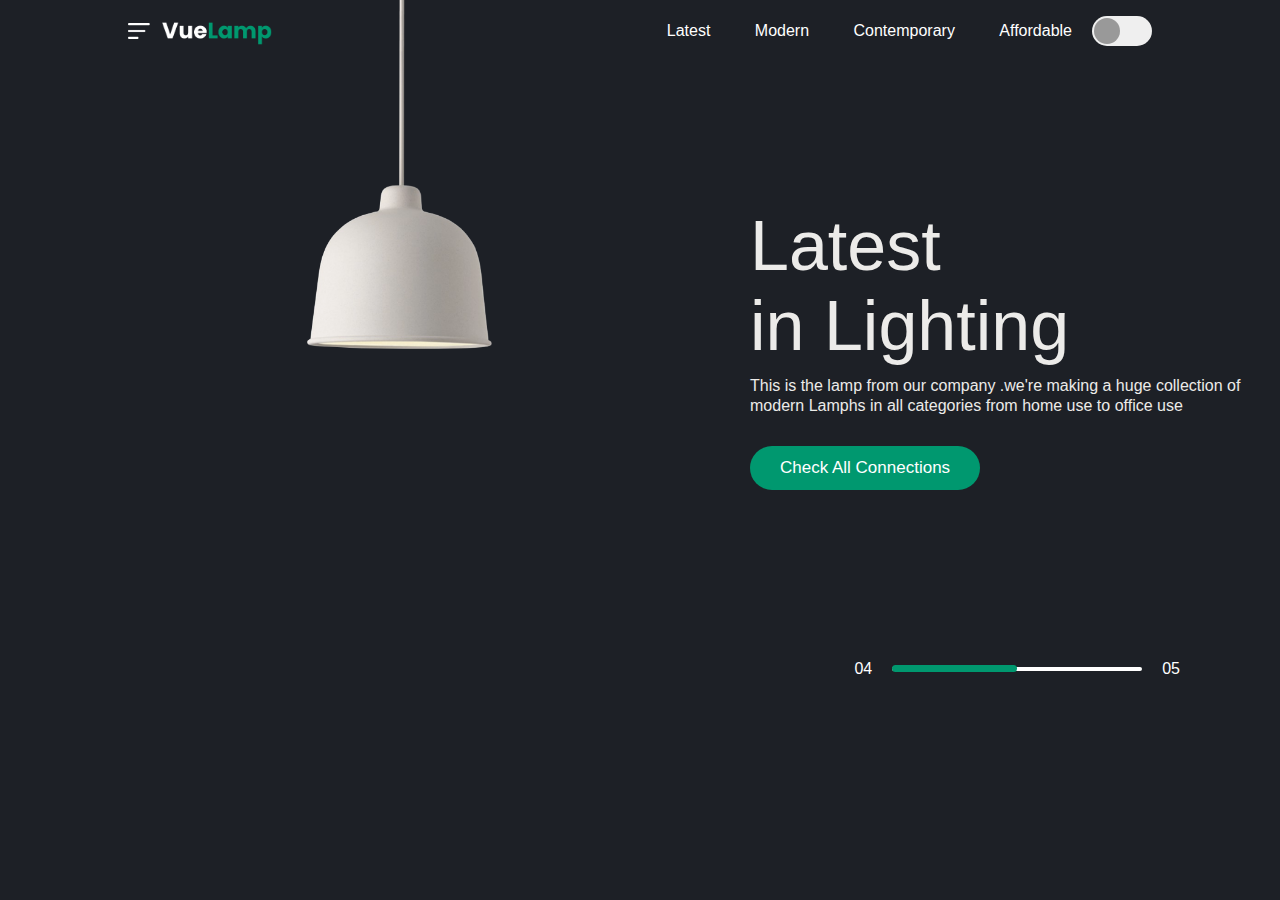
<file: Lamp Website/index.html>
<!DOCTYPE html>
<html lang="en">
<head>
    <meta charset="UTF-8">
    <meta name="viewport" content="width=device-width, initial-scale=1.0">
    <title>Document</title>
    <link rel="stylesheet" href="style.css">
</head>
<body>

    <div class="container">
        <nav>
            
                <img src="menu.png" class="menu">
                <img src="logo.png" class="logo">
           
               <ul>
                <li><a href="#">Latest</a></li>
                <li><a href="#">Modern</a></li>
                <li><a href="#">Contemporary</a></li>
                <li><a href="#">Affordable</a></li>
               </ul>
               <button type="button" onclick="toggleBtn()" id="btn"><span></span></button>
         

        </nav>

        <div class="bulb">
            <img src="lamp.png" class="lamp">
            <img src="light.png" class="light" id="light">
        </div>
        
        <div class="info">
         <h1>Latest <br> in Lighting </h1>
         <p>This is the lamp from our company .we're making a huge collection of modern Lamphs in all categories from home use to office use</p>

         <a href="">Check All Connections </a>
        </div>
        
        <div class="control">
            <p>04</p>
            <div class="line"><span></span></div>
            <p>05</p>

        </div>  


    </div>
    
   <script src="script.js"></script> 
</body>
</html>
</file>
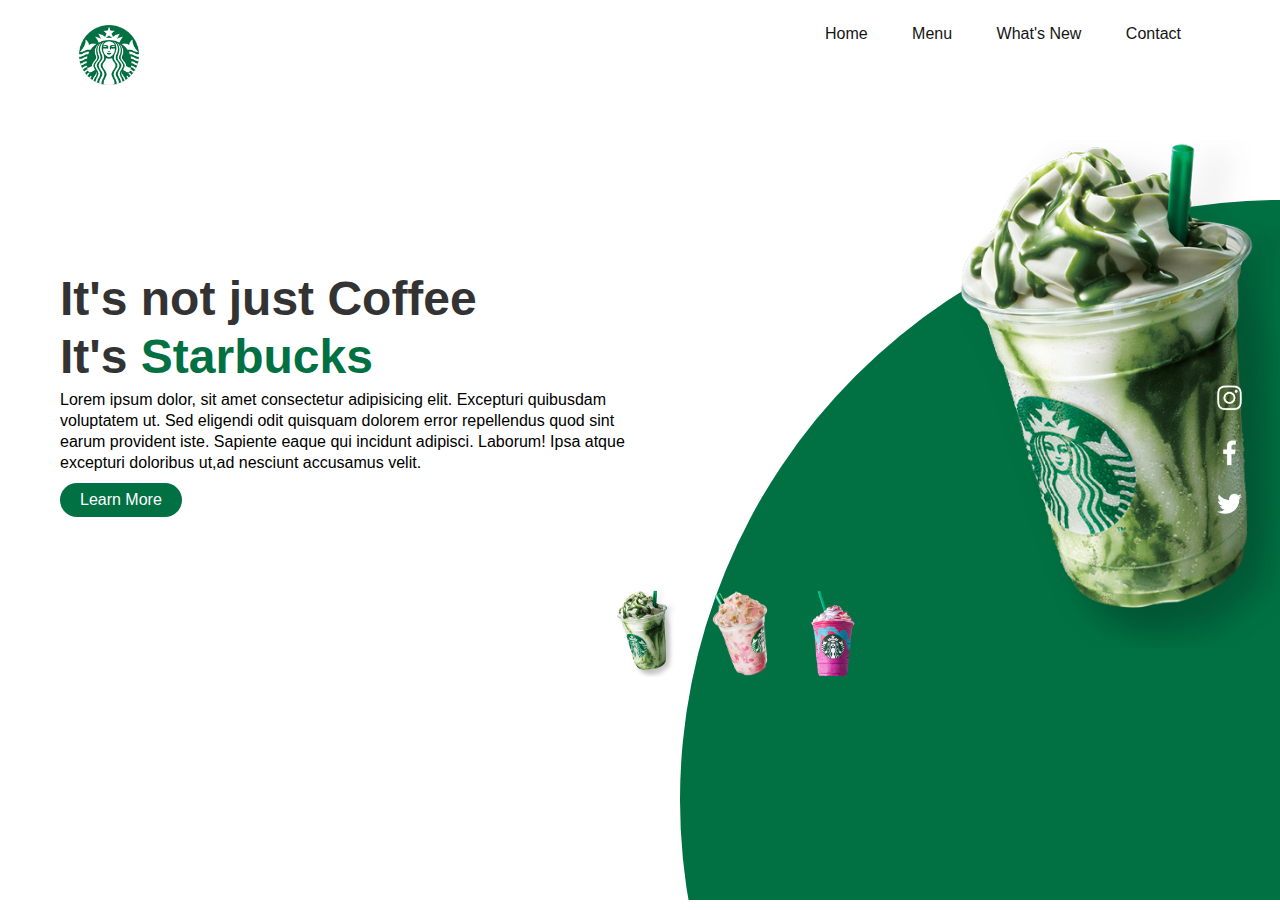
<file: Landing Page (coffe)/index.html>
<!DOCTYPE html>
<html lang="en">

<head>
    <meta charset="UTF-8">
    <meta name="viewport" content="width=device-width, initial-scale=1.0">
    <title>Document</title>
    <link rel="stylesheet" href="style.css">
</head>

<body>

    <div class="container">
    <div class="circle"></div>
        <nav>
            <img src="logo.png" class="logo">
        
            <ul>
                <li><a href="#">Home</a></li>
                <li><a href="#">Menu</a></li>
                <li><a href="#">What's New </a></li>
                <li><a href="#">Contact</a></li>
            </ul>
        </nav>

        <div class="content">
            <div class="textbox">
                <h2>It's not just Coffee<br>It's <span id="title">Starbucks</span></h2>
                <p>Lorem ipsum dolor, sit amet consectetur adipisicing elit. Excepturi quibusdam voluptatem ut. Sed
                    eligendi odit quisquam dolorem error repellendus quod sint earum provident iste. Sapiente eaque qui
                    incidunt adipisci. Laborum! Ipsa atque excepturi doloribus ut,ad nesciunt accusamus velit.
                     </p>
                <a href="#">Learn More </a>
            </div>
          
        <div class="image-box">
            <img src="img1.png" class="starbucks">
        </div>
    </div>

        <ul class="thumb">
            <li><img src="img1.png" onclick="imageSlider('img1.png'); chnageCircleColor('#017143')"></li>
            <li><img src="img2.png" onclick="imageSlider('img2.png'); chnageCircleColor('#eb7495')"></li>
            <li><img src="img3.png" onclick="imageSlider('img3.png'); chnageCircleColor('#d752b1')"></li>
        </ul>
   
         <ul class="social-media">
            <li><a href="#"><img src="instagram.png"></a></li>
            <li><a href="#"><img src="facebook.png"></a></li>
            <li><a href="#"><img src="twitter.png"></a></li>
         </ul>

</div>

    <script src="script.js"></script>
</body>

</html>
</file>
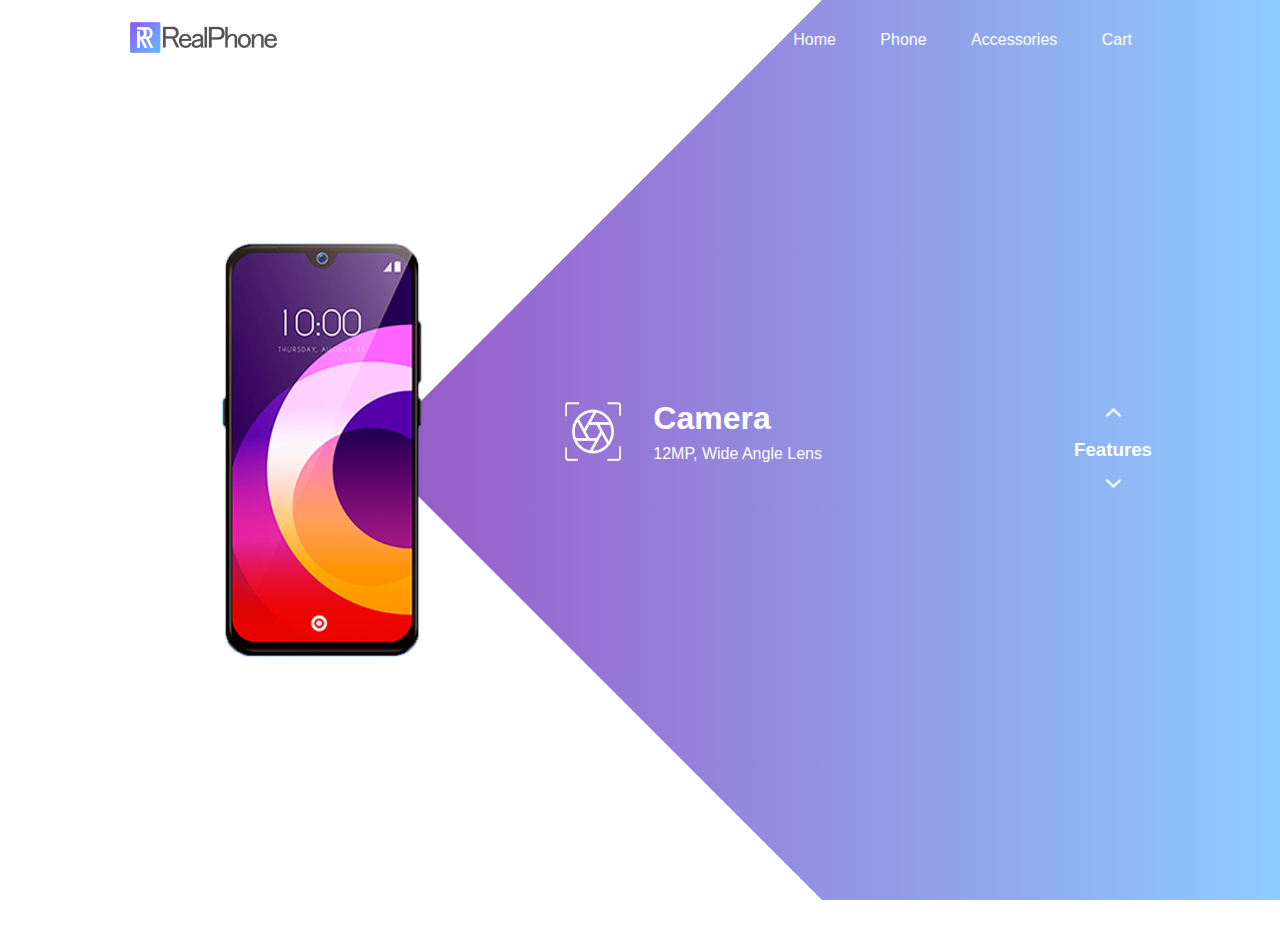
<file: Phone Website/index.html>
<!DOCTYPE html>
<html lang="en">

<head>
  <meta charset="UTF-8">
  <meta name="viewport" content="width=device-width, initial-scale=1.0">
  <title>Document</title>
  <link rel="stylesheet" href="style.css">
</head>

<body>
  <div class="main">
    <nav>
      <div class="logo">
        <img src="logo.png">
      </div>

      <div class="nav-links">
        <ul>
          <li><a href="#">Home</a></li>
          <li><a href="#">Phone</a></li>
          <li><a href="#">Accessories</a></li>
          <li><a href="#">Cart</a></li>
        </ul>
      </div>

    </nav>
  </div>

  <div class="information">
 
   <div class="overlay"></div>

    <img src="mobile.png" class="mobile">
    

    <div id="circle">

      <div class="feature one ">
        <img src="camera.png">

        <div>
        <h1>Camera</h1>
        <p>12MP, Wide Angle Lens </p>
      </div>

      </div>
      <div class="feature two ">
        <img src="processor.png">

        <div>
          <h1>Processor</h1>
          <p>snapdragon Octa-core 11nm </p>
        </div>

        
      </div>
      <div class="feature three">
        <img src="display.png">

        <div>
          <h1>Display</h1>
          <p>6.5" Mini-Drop Fullscreen </p>
        </div>
  
      </div>
      <div class="feature four ">
        <img src="battery.png">

        <div>
          <h1>Battery Life </h1>
          <p>5000mAH, 720Hrs Standby </p>
        </div>
  
      </div>
    </div>
  </div>

   <div class="controls">
    <img src="arrow.png" id="upbtn">
     <h3>Features</h3>
    <img src="arrow.png" id="downbtn">
    
   </div>
  <script src="script.js"></script>
</body>

</html>
</file>
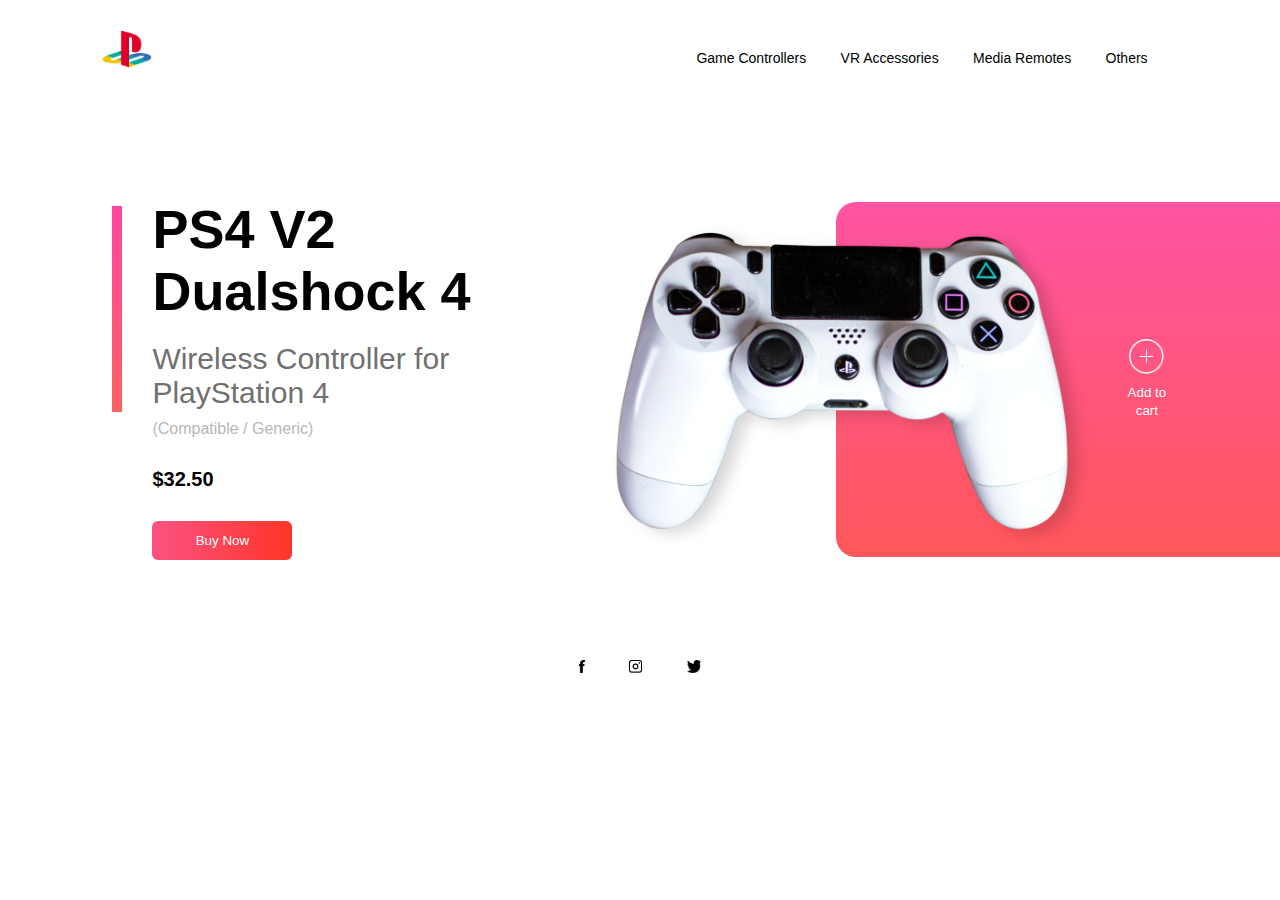
<file: PlayStation Responsive Landing Page/index.html>
<!DOCTYPE html>
<html lang="en">
<head>
    <meta charset="UTF-8">
    <meta name="viewport" content="width=device-width, initial-scale=1.0">
    <title>Document</title>
    <link rel="stylesheet" href="style.css">
</head>
<body>

    <div class="container">
        <div class="navbar">
            <img src="logo.png" class="logo">
             <nav>
                <ul id="menu-list">
                    <li><a href="#">Game Controllers</a></li>
                    <li><a href="#">VR Accessories</a></li>
                    <li><a href="#">Media Remotes</a></li>
                    <li><a href="#">Others</a></li>
                </ul>
             </nav>
            <img src="menu.png" class="menu" onclick="tooglemenu()">
        </div>

        <div class="row">
            <div class="col-1">
             <h2>PS4 V2<br>Dualshock 4</h2>
             <h3>Wireless Controller for PlayStation 4</h3>
             <p>(Compatible / Generic)</p>
             <h4>$32.50</h4>
             <button type="button">Buy Now <img src="arrow.png"></button>
            </div>

            <div class="col-2">
                <img src="controller.png" class="controller">
                <div class="colorBox"></div>
                <div class="add-btn">
                    <img src="add.png">
                    <p><small>Add to cart </small></p>
                </div>
            </div>
        </div>

      <div class="social-links">
        <img src="fb.png">
        <img src="ig.png">
        <img src="tw.png">

      </div>

    </div>
    <script src="script.js"></script>
</body>
</html>
</file>
<file: Lamp Website/style.css>
*{
    margin: 0;
    padding: 0;
    box-sizing: border-box;
    font-family: sans-serif;
}

.container{
    height: 100vh;
    width: 100%;
    background-color:#1d2026;
}

nav{
    width: 80%;
    margin:  auto;
    padding-top: 15px;
    position: sticky;
    display: flex;
    align-items: center;
}

nav .menu {
    width: 22px;
    margin-right: 12px;
}

nav .logo {
    width: 110px;
}

nav ul {
    flex: 1;
  text-align: right;
}

nav ul li{
  list-style: none;
  display: inline-block;
  margin: 0px 20px;
  
}

nav ul li a{

    color: #fff;
    text-decoration: none;
}

nav button{ 
    display: inline-block;
    background: #efefef;
    height: 30px;
    width: 60px;
    border-radius: 20px;
    border: 0;
    outline: 0;
    cursor: pointer;
    transition: background 0.5s;
}

nav button span{
    display: block;
    background: #999;
    height: 26px;
    width: 26px;
    border-radius: 50%;
    margin-left: 2px;
    transition: background 0.5s, margin-left 0.5s;
}
.bulb{
    position: absolute;
    top: -5px;
    left: 24%;
    width: 200px;
}
 .lamp{
    width: 185px;
  
}

 .light{
    position: absolute;
    top: 97%;
    left: 46%;
    width: 650px;
    transform: translateX(-50%);
    margin-left: -10px;
    opacity: 0;
  transition: opacity 0.5s;

}

.info{
    width: 40%;
    margin-top: 160px;
    margin-left: 750px;
    color: rgb(236, 235, 233);
}

.info h1{
 font-size: 70px;
 font-weight: 400;
}

.info p{
    text-align: left;
    line-height: 20px;
    margin-top: 10px;
}

.info a{
   text-decoration: none;
   background: #00986f;
   padding: 12px 30px;
   display: inline-block;
   color: #fff;
   font-size: 17px;
   margin-top: 30px;
   border-radius: 30px;
}

.control{
    display: flex;
    align-items: center;
    justify-content: flex-end;
    margin-top: 170px;
    margin-right: 100px;
    color: #fff;
}

.control .line{
    width: 250px;
    height: 4px;
    background: white;
    margin: 0 20px;
    border-radius: 2px;
}

.control .line span{
    width: 50%;
    height: 7px;
    margin-top: -2px;
    border-radius: 4px;
    background: #00986f;
    display: block;

}

.active{
    background-color: rgb(108, 213, 27);

}

.active span{
    background: #fff;
    margin-left: 31px;
}

.on{
    opacity: 1;
}
</file>
<file: Landing Page (coffe)/style.css>
*{
    padding: 0;
    margin: 0;
    font-family: sans-serif;
    box-sizing: border-box;
}

.container{
    height: 100vh;
    width: 100%;
    background-color: #fff;

}

nav{
    width: 90%;
    padding: 15px;
    margin: 10px auto;
    display: flex;

}

nav .logo{
  width: 60px;
}

nav ul {
    text-align: right;
    flex: 1;
}
nav ul li {
    list-style: none;
    display: inline-block;
    margin: 0 20px ;
    background-color: #fff;
}
nav ul li a {
    text-decoration: none;
    color: rgb(21, 20, 20);
}

nav ul li a:hover{
    width: 150px;
    text-align: center;
    padding: 2px;
    background: #017143;
    color: #fff;
    border-radius: 8px;
}

.content{
    position: relative;
    width: 50%;
    top: 160px;
    right: 260px;
    margin: auto;
}


.content .textbox{
    position: relative;
    max-width: 600px;
}

.content .textbox h2{
    color: #333;
    font-size: 3em;
    font-weight: 600;
    line-height: 1.2em;
}

.content .textbox h2 span{
    color: #017143;
    font-weight: bolder;
}
.content .textbox p{
    line-height: 1.3em;
    margin-top: 5px;

}

.content .textbox a{
    text-decoration: none;
    display: inline-block;
    background: #017143;
    color: #fff;
    margin-top: 10px;
    padding: 8px 20px;
    border-radius: 20px;
    font-weight: 500;

}
.image-box{
    position: absolute;
    left: 900px;
    top: -130px;
  
}
.image-box .starbucks{
  width: 350px;
}

.thumb{
    position: absolute;
    left: 600px;
     top: 590px;
    display: flex;
    flex-direction: row;
    width: 280px;
    justify-content: space-around;
    
}

.thumb li:hover{
    transform: translateY(-15px);
}

.thumb li{
    list-style: none;
    cursor: pointer;
    transition: 0.5s;
}

.thumb li img{
width: 60px;
}

.social-media{
    position: absolute;
    top: 50%;
    right: 30px;
    transform: translateY(-50%);
    display: flex;
    align-items: center;
    justify-content: center;
    flex-direction: column;
}

.social-media li{
    list-style: none;
}

.social-media li a {
    display: inline-block;
    margin: 5px 0;
    transform: scale(0.6);
    filter: invert(1);
    
}

.circle{
    position: absolute;
    top: 0;
    left: 0;
    width: 100%;
    height: 100%;
    background: #017143;
    clip-path: circle(600px at right 800px);

}
</file>
<file: Phone Website/style.css>
*{
    margin: 0;
    padding: 0;
    font-family: sans-serif;
}

.main{
    height: 100vh;
    width: 100%;
    position: relative;
    overflow: hidden;
    background: linear-gradient(to right, #9c27b0, #8ecdff);
}

nav{
    width: 80%;
    position: sticky;
    margin: 20px auto;
    z-index: 1;
    display: flex;
    align-items: center;
}

.logo{
    flex-basis: 20%;
}

.logo img{
    width: 150px;

}

.nav-links{
    flex: 1;
    text-align: right;
}

.nav-links ul li{
    list-style: none;
    display: inline-block;
    margin: 0 20px;
}
.nav-links ul li a{
    color: #fff;
    text-decoration: none;
}
.information{
    width: 1000px;
    height: 1000px;
    position: absolute;
    top: 50%;
    left: -10%;
    transform: translateY(-50%);
}

#circle{
    width: 1000px;
    height: 1000px;
    position: absolute;
    top: 0%;
    left: 0%;
border-radius: 50%;
transform: rotate(0deg);
transition: 1s;

}

.feature img{
    width: 60px;
}
.feature{
    position: absolute;
    display: flex;
    color: #fff;
}

.feature div{
    margin-left: 30px;
}

.feature div p{
    margin-top: 8px;
}

.one{
    top: 450px;
    right: 50px;
}

.two{
    top: 180px;
    left: 350px;
    transform: rotate(-90deg);

}

.three{
    bottom: 450px;
    left: 50px;
    transform: rotate(-180deg);
}
.four{
    bottom: 180px;
    right: 380px;
    transform: rotate(-270deg);
}

.mobile{
    width: 200px;
    position: absolute;
    top: 50%;
    left: 35%;
    transform: translateY(-50%);
    z-index: 1;
}

.controls{
    position: absolute;
    right: 10%;
    top: 50%;
    transform: translateY(-50%);
    text-align: center;
}

.controls h3{
    margin: 15px 0px;
    color: #fff;
}

#upbtn{
    width: 15px;
    cursor: pointer;
}

#downbtn{
    width: 15px;
    cursor: pointer;
    transform: rotate(180deg);
}

.overlay{
    width: 0;
    height: 0;
    border-top: 500px solid #fff;
    border-right: 500px solid transparent;
    border-bottom: 500px solid #fff;
    border-left: 500px solid #fff;
    position: absolute;
    left: 0;
    right: 0;
}
</file>
<file: PlayStation Responsive Landing Page/style.css>
*{
    padding: 0;
    margin: 0;
    font-family: sans-serif;
}

.container{
    width: 100%;
    height: 100vh;
    padding-left: 8%;
    padding-right: 8%;
    box-sizing: border-box;
    overflow: hidden;
}

.navbar{
    width: 100%;
    display: flex;
    align-items: center;
}

.logo{
    width: 50px;
    cursor: pointer;
    margin: 30px 0;
}

.menu{
    width: 25px;
    cursor: pointer;
    display: none;
}

nav{
flex: 1;
text-align: right;
}

nav ul li{
    list-style: none;
    display: inline-block;
    margin-right: 30px;
}

nav ul li a{
    text-decoration: none;
    color: #000;
    font-size: 14px;
}

nav ul li a:hover{
    color: #ff5ea2;
}

.row{
    display: flex;
    justify-content: space-around;
    align-items: center;
    margin: 100px 0;
}
.col-1{
    flex-basis: 40%;
    position: relative;
    margin-left: 50px;
}

.col-1 h2{
    font-size: 54px;
}

.col-1 h3{
    font-size: 30px;
    color: #707070;
    font-weight: 100;
    margin: 20px 0 10px;
}

.col-1 p{
    font-size: 16px;
    color: #b7b7b7;
    font-weight: 100;
}
.col-1 h4{
    margin: 30px 0;
    font-size: 20px;
}

button{
    width: 140px;
    border: 0;
    padding: 12px 10px;
    outline: none;
    color: #fff;
    background: linear-gradient(to right, #fb5283,#ff3527);
    border-radius: 6px;
    cursor: pointer;
    transition: width 0.5s;
}

button img{
    width: 30px;
    display: none;
}

button:hover img{
    display: block;
}

button:hover{
    width: 160px;
    display: flex;
    align-items: center;
    justify-content: space-between;
}

.col-1::after{
    content: '';
    width: 10px;
    height: 57%;
    background: linear-gradient(#ff469f,#ff6062);
    position: absolute;
    left: -40px;
    top: 8px;
}


.col-2{
    position: relative;
    flex-basis: 60%;
    display: flex;
    align-items: center;

}
.col-2 .controller{
width: 90%;

}
.colorBox{
    position: absolute;
    top: 0;
    right: 0;
    background: linear-gradient(#ff54a2,#ff575a);
    border-radius: 20px 0 0 20px;
    height: 100%;
    width: 80%;
    z-index: -1;
    transform: translateX(150px);

}

.add-btn img{
    width: 35px;
    margin-bottom: 5px;
}

.add-btn{
text-align: center;
color: #fff;
cursor: pointer;
}


.social-links img{
    height: 13px;
    margin: 20px;
    cursor: pointer;
}

.social-links{
    text-align: center;
    transform: translateY(-20px);
    
}

@media only screen and (max-width:700px){
    nav ul{
        width: 100%;
        background: linear-gradient(#ff54a2,#ff575a);
        position: absolute;
        top:75px;
        right: 0;
        z-index: 2;
    }

    nav ul li{
        display: block;
        margin-top: 10px;
        margin-bottom: 10px;
    }

    nav ul li a{
        color: #fff;
    }
    .menu{
        display: block;
    }
    #menu-list{
        transition: 0.5s;
        overflow: hidden;
    }

    .row{
        flex-direction: column-reverse;
        margin: 50px 0;
    }

    .col-2{
        flex-basis: 100%;
        margin-bottom: 50px;
    }

    .col-2 .controller{
        width: 77%;
    }

    .colorBox{
        transform: translateX(75px);
    }

    .col-1{
        flex-basis: 100%;
    }

    .col-1 h2{
        font-size: 35px;
    }

    .col-1 h3{
        font-size: 15px;
    }
}
</file>
